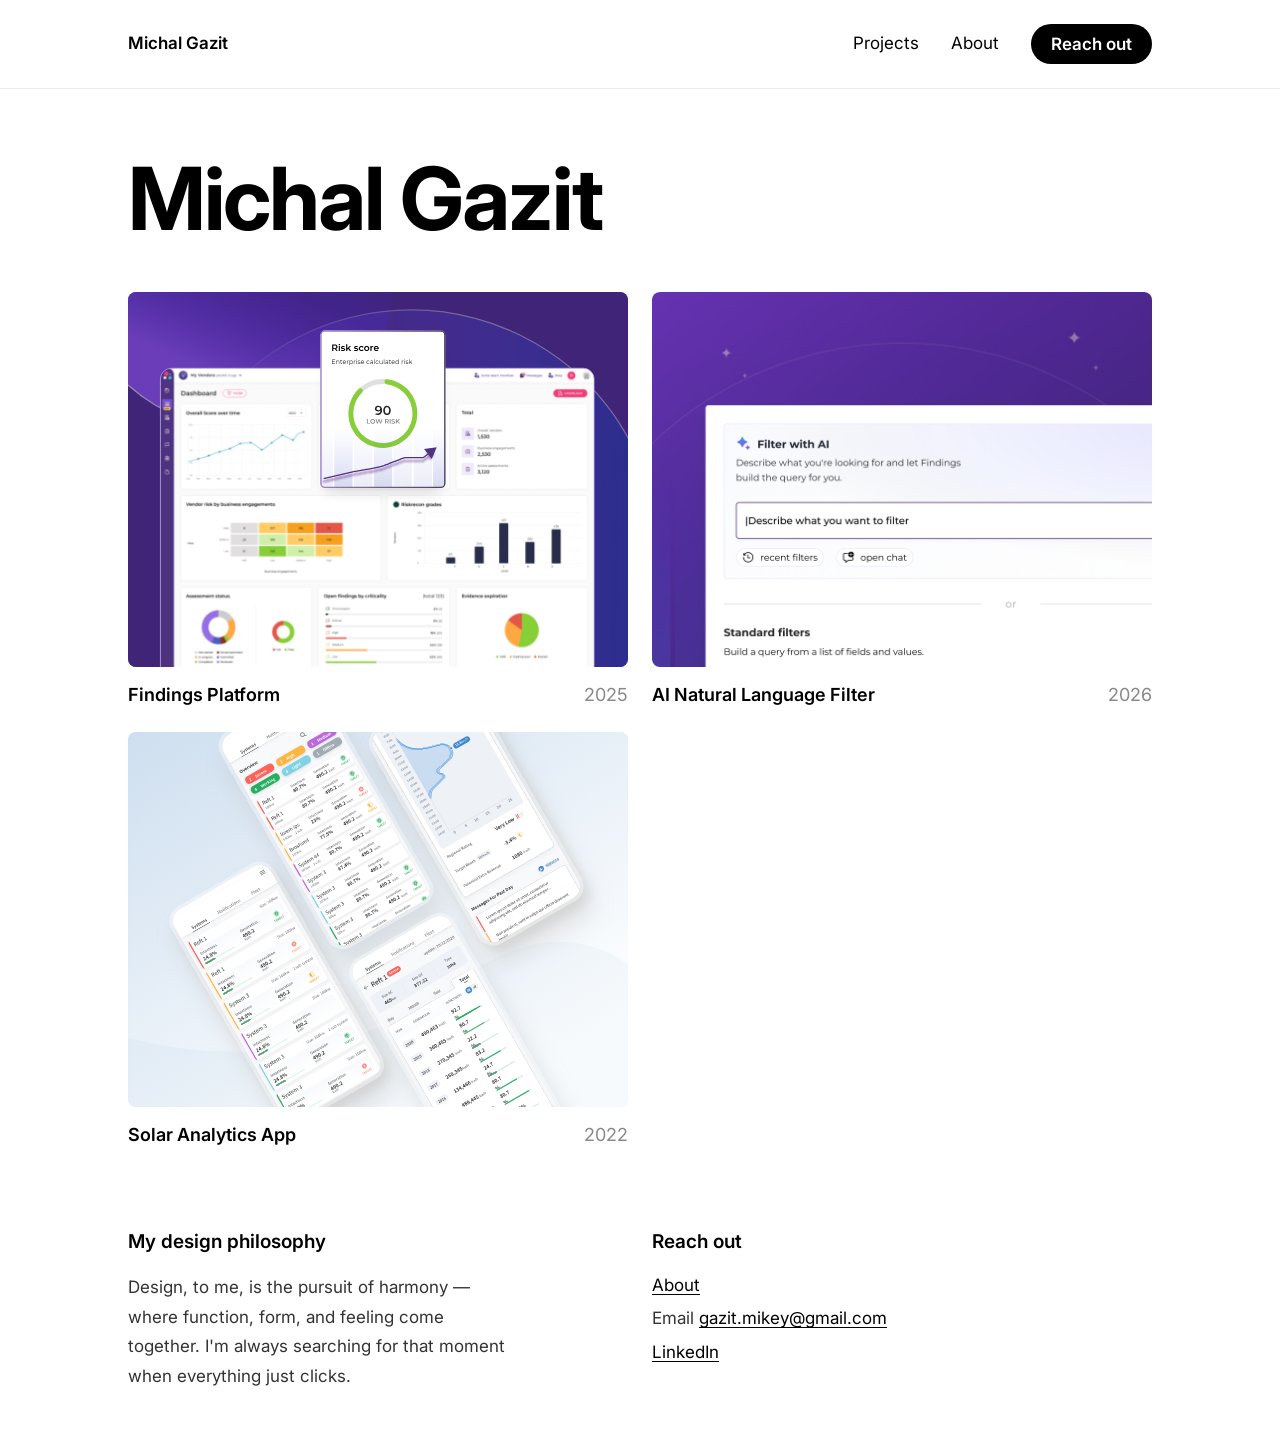
<file: index.html>
<!DOCTYPE html>
<html lang="en">
<head>
  <meta charset="UTF-8" />
  <!-- This makes the site look correct on phones, not zoomed out -->
  <meta name="viewport" content="width=device-width, initial-scale=1.0" />
  <title>Michal Gazit — Product Designer</title>

  <!-- Google Fonts: Inter is a clean, modern sans-serif — great for UI portfolios -->
  <link rel="preconnect" href="https://fonts.googleapis.com" />
  <link rel="preconnect" href="https://fonts.gstatic.com" crossorigin />
  <link href="https://fonts.googleapis.com/css2?family=Inter:wght@400;600;700&display=swap" rel="stylesheet" />

  <!-- Link to our stylesheet -->
  <link rel="stylesheet" href="style.css" />
</head>
<body>

  <!-- NAV BAR (same as case study pages) -->
  <nav class="navbar">
    <a href="index.html" class="nav-logo">Michal Gazit</a>
    <div class="nav-links">
      <a href="index.html" class="nav-page-link">Projects</a>
      <a href="about.html" class="nav-page-link">About</a>
      <button class="hire-btn" onclick="openModal()">Reach out</button>
      <button class="nav-hamburger" id="navHamburger" onclick="toggleMenu()" aria-label="Menu">
        <span></span><span></span><span></span>
      </button>
    </div>
  </nav>
  <div class="nav-dropdown" id="navDropdown">
    <a href="index.html">Projects</a>
    <a href="about.html">About</a>
  </div>

  <!-- MAIN WRAPPER: keeps content centered with padding on the sides -->
  <main class="container">

    <!-- ===================== -->
    <!-- HERO: Your name, large -->
    <!-- ===================== -->
    <h1 class="name">Michal Gazit</h1>

    <!-- ===================== -->
    <!-- PROJECT GRID           -->
    <!-- ===================== -->
    <section class="projects">

      <!-- Project Card 1: Findings Platform -->
      <article class="project-card">
        <!-- Clicking the card will go to the case study page (we'll build that next) -->
        <a href="findings.html">
          <!-- The colored box that holds the project screenshot -->
          <div class="project-image findings-bg">
            <img src="images/findings-cover.svg" alt="Findings Platform preview" />
          </div>
          <!-- Name + Year row below the image -->
          <div class="project-meta">
            <span class="project-name">Findings Platform</span>
            <span class="project-year">2025</span>
          </div>
        </a>
      </article>

      <!-- Project Card 2: AI Natural Language Filter -->
      <article class="project-card">
        <a href="ai-filter.html">
          <!-- Cover image (4:3, exported at 1.5x). The "×" in the file name is written %C3%97 in the web address.
               The purple background stays behind it as a fallback while the image loads. -->
          <div class="project-image" style="background-color: #EDE9FF;">
            <img src="images/nl%20filter/672%20%C3%97%20506%20nl%20filter%20cover%20image.png" alt="AI Natural Language Filter preview" />
          </div>
          <div class="project-meta">
            <span class="project-name">AI Natural Language Filter</span>
            <span class="project-year">2026</span>
          </div>
        </a>
      </article>

      <!-- Project Card 3: Solar Analytics App -->
      <article class="project-card">
        <a href="solar.html">
          <!-- Different background color for this project -->
          <div class="project-image solar-bg">
            <img src="images/solar-cover.svg" alt="Solar Analytics App preview" />
          </div>
          <div class="project-meta">
            <span class="project-name">Solar Analytics App</span>
            <span class="project-year">2022</span>
          </div>
        </a>
      </article>

    </section>
    <!-- end .projects -->


    <!-- ========================== -->
    <!-- BOTTOM: Philosophy + Links -->
    <!-- ========================== -->
    <section class="bottom-section">

      <!-- Left column: design philosophy text -->
      <div class="philosophy">
        <h2>My design philosophy</h2>
        <p>
          Design, to me, is the pursuit of harmony — where
          function, form, and feeling come together. I'm always
          searching for that moment when everything just clicks.
        </p>
      </div>

      <!-- Right column: contact links -->
      <div class="reach-out">
        <h2>Reach out</h2>
        <ul>
          <li><a href="about.html">About</a></li>
          <li>
            Email <a href="#" onclick="openModal(); return false;">gazit.mikey@gmail.com</a>
          </li>
          <li><a href="https://www.linkedin.com/in/michal-gazit-shprung-039a4473/" target="_blank">LinkedIn</a></li>
        </ul>
      </div>

    </section>
    <!-- end .bottom-section -->

  </main>
  <!-- end .container -->


  <!-- REACH OUT MODAL (same as findings.html) -->
  <div class="modal-overlay" id="modalOverlay" onclick="closeModal()">
    <div class="modal-card" onclick="event.stopPropagation()">
      <button class="modal-close" onclick="closeModal()">×</button>
      <h2 class="modal-title">Reach out</h2>
      <p class="modal-subtitle">I'd love to hear from you. I'll get back to you as soon as possible.</p>
      <form id="contactForm" action="https://formspree.io/f/xkoqwznd" method="POST">
        <div class="form-group">
          <label for="name">Name</label>
          <input type="text" id="name" name="name" placeholder="Your name" required />
        </div>
        <div class="form-group">
          <label for="email">Email</label>
          <input type="email" id="email" name="email" placeholder="your@email.com" required />
        </div>
        <div class="form-group">
          <label for="message">Message</label>
          <textarea id="message" name="message" placeholder="Tell me about your project..." rows="5" required></textarea>
        </div>
        <button type="submit" class="form-submit">Send message</button>
      </form>
      <div class="form-success" id="formSuccess">
        <p>Thanks for reaching out! I'll be in touch soon.</p>
      </div>
    </div>
  </div>

  <script>
    function toggleMenu() {
      document.getElementById('navDropdown').classList.toggle('active');
    }
    document.addEventListener('click', function(e) {
      const dropdown = document.getElementById('navDropdown');
      const hamburger = document.getElementById('navHamburger');
      if (dropdown && !dropdown.contains(e.target) && !hamburger.contains(e.target)) {
        dropdown.classList.remove('active');
      }
    });

    function openModal() {
      document.getElementById('modalOverlay').classList.add('active');
      document.body.style.overflow = 'hidden';
    }
    function closeModal() {
      document.getElementById('modalOverlay').classList.remove('active');
      document.body.style.overflow = '';
    }
    document.getElementById('contactForm').addEventListener('submit', async function(e) {
      e.preventDefault();
      const form = e.target;
      const data = new FormData(form);
      try {
        const response = await fetch(form.action, {
          method: 'POST',
          body: data,
          headers: { 'Accept': 'application/json' }
        });
        if (response.ok) {
          form.style.display = 'none';
          document.getElementById('formSuccess').style.display = 'block';
        } else {
          alert('Something went wrong. Please try emailing me directly at gazit.mikey@gmail.com');
        }
      } catch (error) {
        alert('Something went wrong. Please try emailing me directly at gazit.mikey@gmail.com');
      }
    });
  </script>

</body>
</html>
</file>
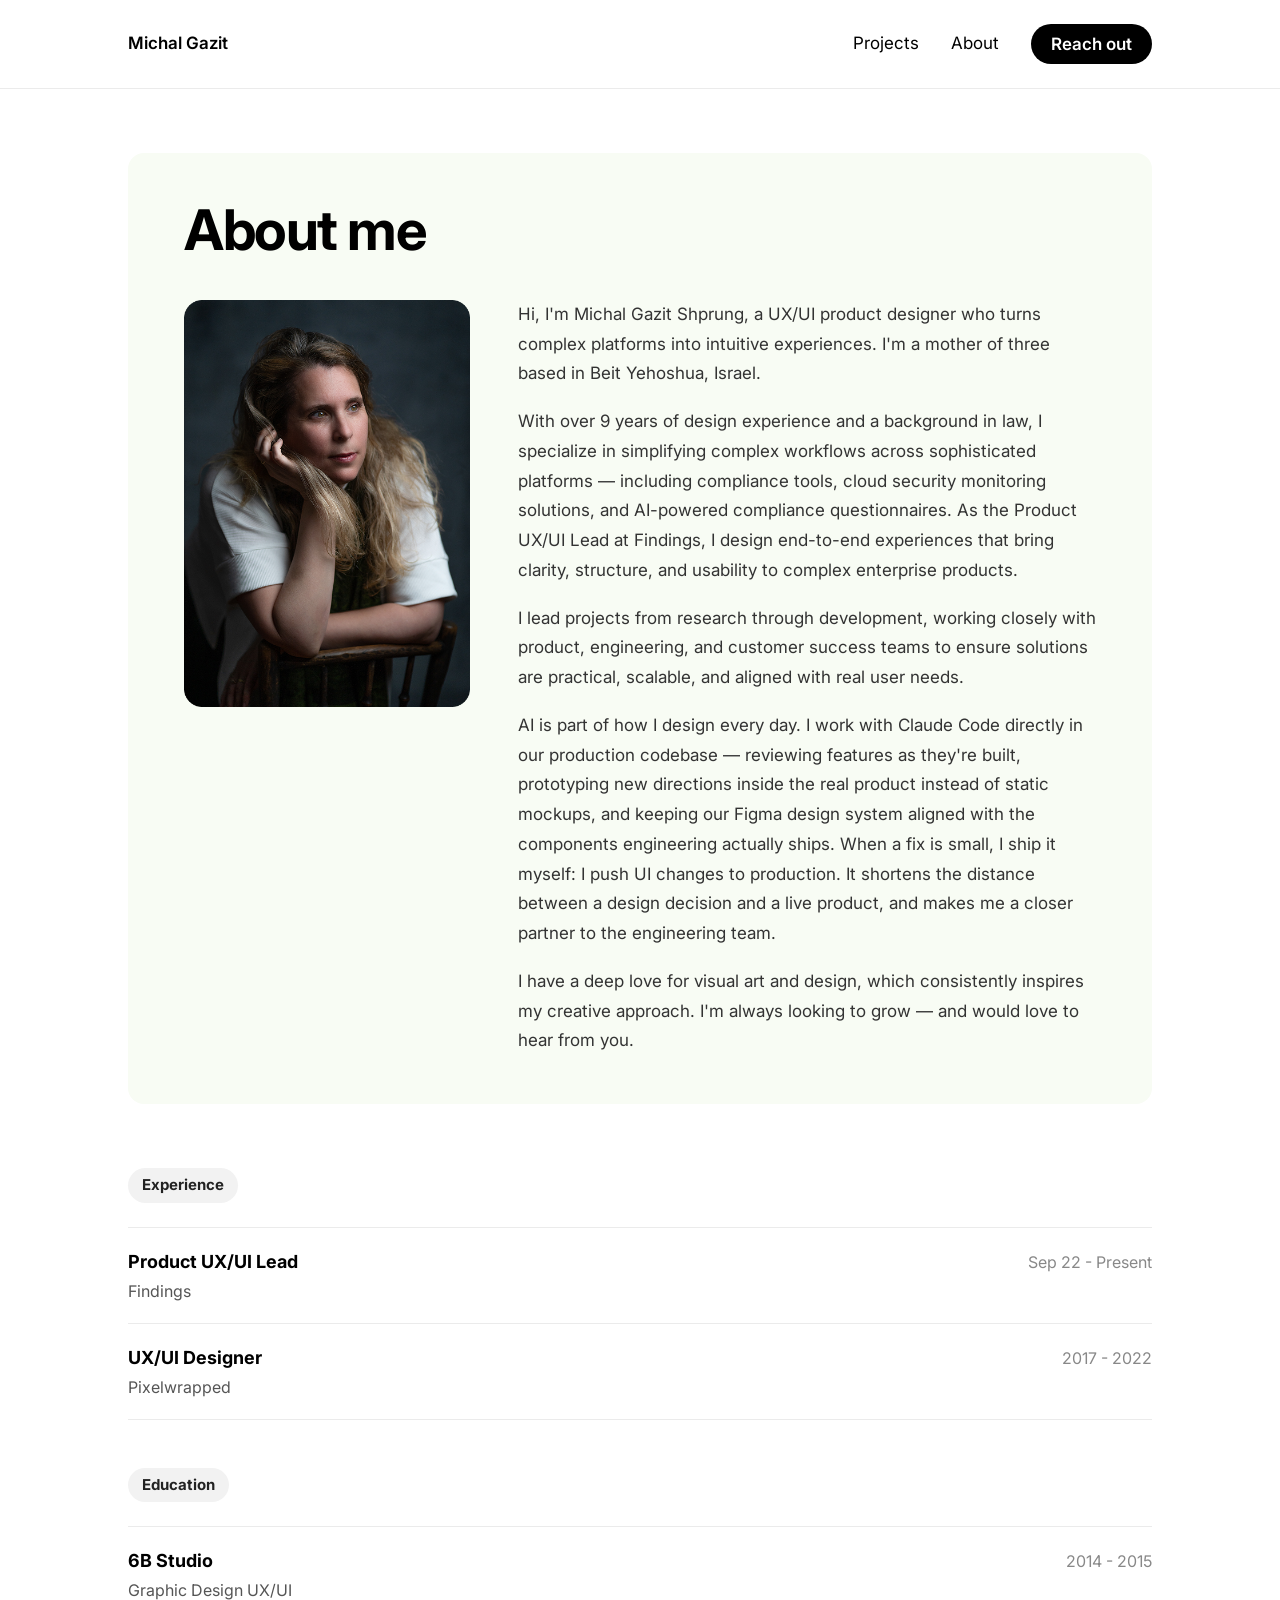
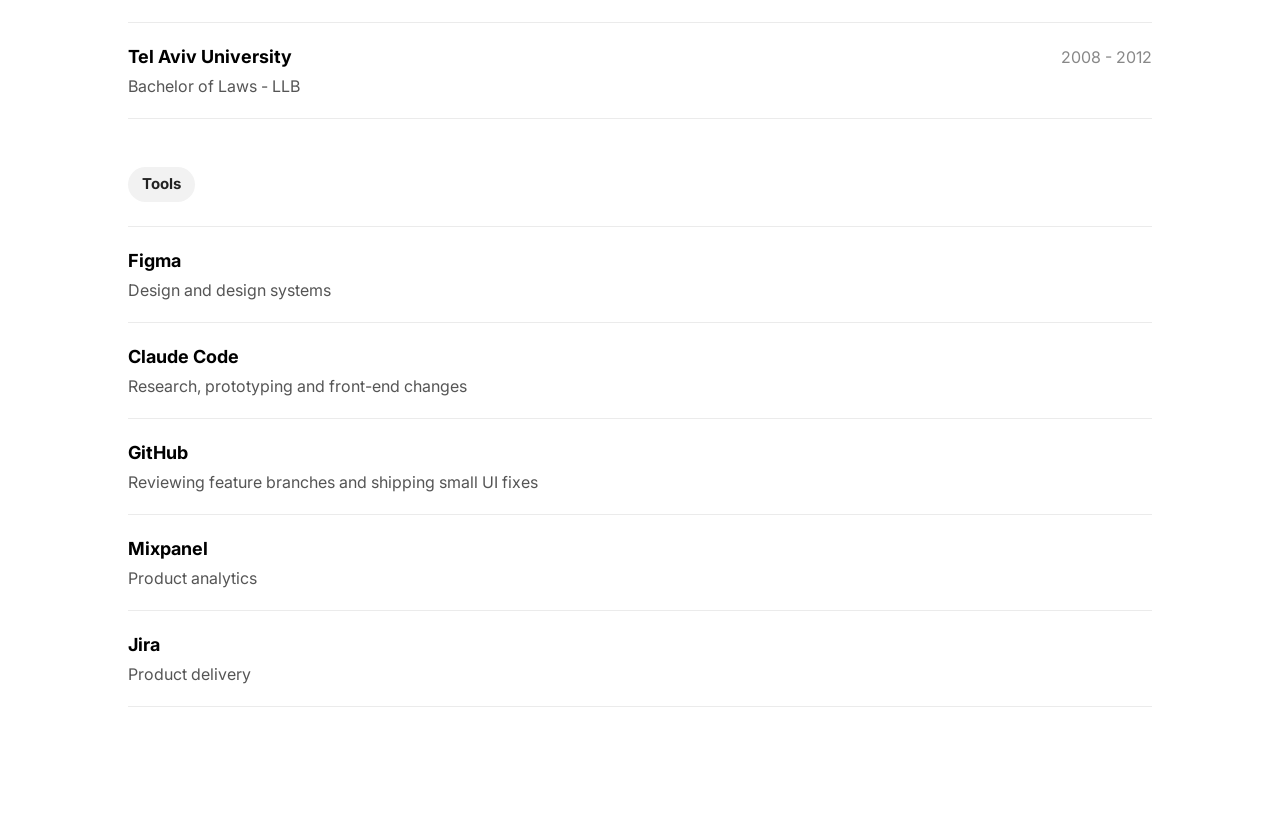
<file: about.html>
<!DOCTYPE html>
<html lang="en">
<head>
  <meta charset="UTF-8" />
  <meta name="viewport" content="width=device-width, initial-scale=1.0" />
  <title>About — Michal Gazit</title>
  <link rel="preconnect" href="https://fonts.googleapis.com" />
  <link rel="preconnect" href="https://fonts.gstatic.com" crossorigin />
  <link href="https://fonts.googleapis.com/css2?family=Inter:wght@400;600;700&display=swap" rel="stylesheet" />
  <link rel="stylesheet" href="style.css" />
</head>
<body>

  <!-- NAV BAR -->
  <nav class="navbar">
    <a href="index.html" class="nav-logo">Michal Gazit</a>
    <div class="nav-links">
      <a href="index.html" class="nav-page-link">Projects</a>
      <a href="about.html" class="nav-page-link">About</a>
      <button class="hire-btn" onclick="openModal()">Reach out</button>
      <button class="nav-hamburger" id="navHamburger" onclick="toggleMenu()" aria-label="Menu">
        <span></span><span></span><span></span>
      </button>
    </div>
  </nav>
  <div class="nav-dropdown" id="navDropdown">
    <a href="index.html">Projects</a>
    <a href="about.html">About</a>
  </div>

  <main class="container">

    <!-- ===================== -->
    <!-- ABOUT CARD             -->
    <!-- ===================== -->
    <div class="about-card">
      <h1 class="about-title">About me</h1>
      <div class="about-grid">

        <!-- Left: photo -->
        <div class="about-photo">
          <img src="images/photo.png" alt="Michal Gazit" />
        </div>

        <!-- Right: bio text -->
        <div class="about-text">
          <p>Hi, I'm Michal Gazit Shprung, a UX/UI product designer who turns complex platforms into intuitive experiences. I'm a mother of three based in Beit Yehoshua, Israel.</p>
          <p>With over 9 years of design experience and a background in law, I specialize in simplifying complex workflows across sophisticated platforms — including compliance tools, cloud security monitoring solutions, and AI-powered compliance questionnaires. As the Product UX/UI Lead at Findings, I design end-to-end experiences that bring clarity, structure, and usability to complex enterprise products.</p>
          <p>I lead projects from research through development, working closely with product, engineering, and customer success teams to ensure solutions are practical, scalable, and aligned with real user needs.</p>
          <!-- AI paragraph: specific, real examples of how I work with code today -->
          <p>AI is part of how I design every day. I work with Claude Code directly in our production codebase — reviewing features as they're built, prototyping new directions inside the real product instead of static mockups, and keeping our Figma design system aligned with the components engineering actually ships. When a fix is small, I ship it myself: I push UI changes to production. It shortens the distance between a design decision and a live product, and makes me a closer partner to the engineering team.</p>
          <p>I have a deep love for visual art and design, which consistently inspires my creative approach. I'm always looking to grow — and would love to hear from you.</p>
        </div>

      </div>
    </div>


    <!-- ===================== -->
    <!-- EXPERIENCE             -->
    <!-- ===================== -->
    <section class="cv-section">
      <span class="section-tag">Experience</span>
      <div class="cv-list">
        <div class="cv-item">
          <div>
            <div class="cv-item-title">Product UX/UI Lead</div>
            <div class="cv-item-subtitle">Findings</div>
          </div>
          <div class="cv-item-date">Sep 22 - Present</div>
        </div>
        <div class="cv-item">
          <div>
            <div class="cv-item-title">UX/UI Designer</div>
            <div class="cv-item-subtitle">Pixelwrapped</div>
          </div>
          <div class="cv-item-date">2017 - 2022</div>
        </div>
      </div>
    </section>


    <!-- ===================== -->
    <!-- EDUCATION              -->
    <!-- ===================== -->
    <section class="cv-section">
      <span class="section-tag">Education</span>
      <div class="cv-list">
        <div class="cv-item">
          <div>
            <div class="cv-item-title">6B Studio</div>
            <div class="cv-item-subtitle">Graphic Design UX/UI</div>
          </div>
          <div class="cv-item-date">2014 - 2015</div>
        </div>
        <div class="cv-item">
          <div>
            <div class="cv-item-title">Tel Aviv University</div>
            <div class="cv-item-subtitle">Bachelor of Laws - LLB</div>
          </div>
          <div class="cv-item-date">2008 - 2012</div>
        </div>
      </div>
    </section>


    <!-- ===================== -->
    <!-- TOOLS                  -->
    <!-- Same row style as Experience / Education: tool name in bold, what I use it for below -->
    <!-- ===================== -->
    <section class="cv-section">
      <span class="section-tag">Tools</span>
      <div class="cv-list">
        <div class="cv-item">
          <div>
            <div class="cv-item-title">Figma</div>
            <div class="cv-item-subtitle">Design and design systems</div>
          </div>
        </div>
        <div class="cv-item">
          <div>
            <div class="cv-item-title">Claude Code</div>
            <div class="cv-item-subtitle">Research, prototyping and front-end changes</div>
          </div>
        </div>
        <div class="cv-item">
          <div>
            <div class="cv-item-title">GitHub</div>
            <div class="cv-item-subtitle">Reviewing feature branches and shipping small UI fixes</div>
          </div>
        </div>
        <div class="cv-item">
          <div>
            <div class="cv-item-title">Mixpanel</div>
            <div class="cv-item-subtitle">Product analytics</div>
          </div>
        </div>
        <div class="cv-item">
          <div>
            <div class="cv-item-title">Jira</div>
            <div class="cv-item-subtitle">Product delivery</div>
          </div>
        </div>
      </div>
    </section>

  </main>


  <!-- ===================== -->
  <!-- REACH OUT MODAL        -->
  <!-- ===================== -->
  <div class="modal-overlay" id="modalOverlay" onclick="closeModal()">
    <div class="modal-card" onclick="event.stopPropagation()">
      <button class="modal-close" onclick="closeModal()">×</button>
      <h2 class="modal-title">Reach out</h2>
      <p class="modal-subtitle">I'd love to hear from you. I'll get back to you as soon as possible.</p>
      <form id="contactForm" action="https://formspree.io/f/xkoqwznd" method="POST">
        <div class="form-group">
          <label for="name">Name</label>
          <input type="text" id="name" name="name" placeholder="Your name" required />
        </div>
        <div class="form-group">
          <label for="email">Email</label>
          <input type="email" id="email" name="email" placeholder="your@email.com" required />
        </div>
        <div class="form-group">
          <label for="message">Message</label>
          <textarea id="message" name="message" placeholder="Tell me about your project..." rows="5" required></textarea>
        </div>
        <button type="submit" class="form-submit">Send message</button>
      </form>
      <div class="form-success" id="formSuccess">
        <p>Thanks for reaching out! I'll be in touch soon.</p>
      </div>
    </div>
  </div>

  <script>
    function toggleMenu() {
      document.getElementById('navDropdown').classList.toggle('active');
    }
    document.addEventListener('click', function(e) {
      const dropdown = document.getElementById('navDropdown');
      const hamburger = document.getElementById('navHamburger');
      if (dropdown && !dropdown.contains(e.target) && !hamburger.contains(e.target)) {
        dropdown.classList.remove('active');
      }
    });

    function openModal() {
      document.getElementById('modalOverlay').classList.add('active');
      document.body.style.overflow = 'hidden';
    }
    function closeModal() {
      document.getElementById('modalOverlay').classList.remove('active');
      document.body.style.overflow = '';
    }
    document.getElementById('contactForm').addEventListener('submit', async function(e) {
      e.preventDefault();
      const form = e.target;
      const data = new FormData(form);
      try {
        const response = await fetch(form.action, {
          method: 'POST',
          body: data,
          headers: { 'Accept': 'application/json' }
        });
        if (response.ok) {
          form.style.display = 'none';
          document.getElementById('formSuccess').style.display = 'block';
        } else {
          alert('Something went wrong. Please try emailing me directly at gazit.mikey@gmail.com');
        }
      } catch (error) {
        alert('Something went wrong. Please try emailing me directly at gazit.mikey@gmail.com');
      }
    });
  </script>

</body>
</html>
</file>
<file: style.css>
/* ============================================================
   RESET & BASE
   ============================================================ */

/* ============================================================
   HOW THIS FILE IS ORGANIZED:
   1. Reset & Base
   2. Home Page
   3. Nav Bar
   4. Case Study Page
   5. Reach Out Modal
   ============================================================ */

*, *::before, *::after {
  box-sizing: border-box;
  margin: 0;
  padding: 0;
}

body {
  font-family: 'Inter', sans-serif;
  background-color: #ffffff;
  color: #000000;
  line-height: 1.5;
  -webkit-font-smoothing: antialiased;
}


/* ============================================================
   2. HOME PAGE
   ============================================================ */

.container {
  max-width: 1600px;
  margin: 0 auto;
  padding: 64px 128px;
}

.name {
  font-size: 87px;           /* scaled from 77px */
  font-weight: 700;
  letter-spacing: -2px;
  margin-bottom: 48px;
  line-height: 1.05;
}

.projects {
  display: grid;
  grid-template-columns: 1fr 1fr;
  gap: 24px;
  margin-bottom: 80px;
}

.project-card a {
  text-decoration: none;
  color: inherit;
  display: block;
}

.project-card a:hover .project-image {
  opacity: 0.9;
  transition: opacity 0.2s ease;
}

.project-image {
  width: 100%;
  aspect-ratio: 4 / 3;
  border-radius: 8px;
  overflow: hidden;
  margin-bottom: 14px;
  display: flex;
  align-items: center;
  justify-content: center;
}

.project-image img {
  width: 100%;
  height: 100%;
  object-fit: cover;
}

.findings-bg {
  background-color: #7B6CF6;
}

.solar-bg {
  background-color: #EDEDED;
}

.project-meta {
  display: flex;
  justify-content: space-between;
  align-items: center;
}

.project-name {
  font-size: 18px;           /* scaled from 16px */
  font-weight: 600;
}

.project-year {
  font-size: 18px;           /* scaled from 16px */
  font-weight: 400;
  color: #888888;
}

.bottom-section {
  display: grid;
  grid-template-columns: 1fr 1fr;
  gap: 24px;
}

.philosophy h2,
.reach-out h2 {
  font-size: 19px;           /* scaled from 17px */
  font-weight: 600;
  margin-bottom: 16px;
}

.philosophy p {
  font-size: 17px;           /* scaled from 15px */
  line-height: 1.75;
  color: #333333;
  max-width: 380px;
}

.reach-out ul {
  list-style: none;
}

.reach-out ul li {
  font-size: 17px;           /* scaled from 15px */
  margin-bottom: 8px;
  color: #333333;
}

.reach-out ul li a {
  color: #000000;
  text-decoration: underline;
  text-underline-offset: 3px;
}

.reach-out ul li a:hover {
  opacity: 0.6;
  transition: opacity 0.2s ease;
}


/* ============================================================
   RESPONSIVE — LARGE SCREENS (min 1600px)
   Removes the max-width cap and reduces padding so content
   fills the full screen width with just 64px breathing room
   ============================================================ */
@media (min-width: 1440px) {
  .cs-container {
    max-width: 100%;
    padding: 64px 64px;
  }
}


/* ============================================================
   RESPONSIVE — HOME TABLET (max 768px)
   ============================================================ */
@media (max-width: 768px) {
  .container {
    padding: 48px 40px;
  }
  .name {
    font-size: 63px;           /* scaled from 56px */
    letter-spacing: -1.5px;
  }
}

/* ============================================================
   RESPONSIVE — HOME MOBILE (max 500px)
   ============================================================ */
@media (max-width: 500px) {
  .container {
    padding: 40px 24px;
  }
  .name {
    font-size: 48px;           /* scaled from 43px */
    letter-spacing: -1px;
    margin-bottom: 32px;
  }
  .projects {
    grid-template-columns: 1fr;
    margin-bottom: 56px;
  }
  .bottom-section {
    grid-template-columns: 1fr;
    gap: 40px;
  }
}


/* ============================================================
   3. NAV BAR
   ============================================================ */

.navbar {
  display: flex;
  justify-content: space-between;
  align-items: center;
  padding: 24px 128px;          /* matches container side padding */
  border-bottom: 1px solid #EBEBEB;
}

.nav-logo {
  font-size: 17px;           /* scaled from 15px */
  font-weight: 600;
  color: #000;
  text-decoration: none;
}

.nav-links {
  display: flex;
  align-items: center;
  gap: 32px;
}

.nav-links a {
  font-size: 17px;           /* scaled from 15px */
  color: #000;
  text-decoration: none;
}

.nav-links a:hover {
  opacity: 0.5;
  transition: opacity 0.2s ease;
}

.hire-btn {
  font-family: 'Inter', sans-serif;
  font-size: 17px;           /* scaled from 15px */
  font-weight: 600;
  color: #ffffff;
  background-color: #000000;
  border: none;
  border-radius: 999px;
  padding: 10px 20px;
  cursor: pointer;
  transition: opacity 0.2s ease;
}

.hire-btn:hover {
  opacity: 0.75;
}


/* ============================================================
   4. CASE STUDY PAGE
   ============================================================ */

.cs-container {
  max-width: 1600px;
  margin: 0 auto;
  padding: 64px 128px;
}

.cs-hero {
  margin-bottom: 24px;
}

/* Overall project explanation — sits between title and metadata */
.cs-intro {
  font-size: 18px;
  line-height: 1.75;
  color: #333333;
  margin-bottom: 48px;
}

.cs-title {
  font-size: 96px;           /* 77px × 1.25 */
  font-weight: 700;
  letter-spacing: -2px;
  line-height: 1.05;
}

.cs-hero-image {
  width: 100%;
  margin-bottom: 56px;
}

/* The actual image — fills full width, height adjusts naturally to the image proportions */
.cs-hero-image img {
  width: 100%;
  height: auto;
  border-radius: 12px;
  display: block;             /* removes small gap below image */
}

.cs-meta-row {
  display: grid;
  grid-template-columns: 1fr 1fr 1fr;
  gap: 0;
  border-top: 1px solid #EBEBEB;
  padding-top: 32px;
  margin-bottom: 72px;
}

.cs-meta-col {
  padding: 0 32px;
  border-left: 1px solid #EBEBEB;
}

.cs-meta-col:first-child {
  padding-left: 0;
  border-left: none;
}

.meta-label {
  font-size: 20px;
  font-weight: 700;
  color: #000000;
  margin-bottom: 12px;
}

.cs-meta-col p {
  font-size: 17px;           /* scaled from 15px */
  color: #333333;
  line-height: 1.8;
}

.cs-section {
  display: grid;
  grid-template-columns: 220px 1fr;
  gap: 40px;
  margin-bottom: 64px;
  padding-top: 40px;
  border-top: 1px solid #EBEBEB;
}

.cs-label {
  padding-top: 4px;
}

.section-tag {
  display: inline-block;
  font-size: 15px;           /* scaled from 13px */
  font-weight: 700;
  color: #222222;
  background-color: #F2F2F2;
  border-radius: 999px;
  padding: 6px 14px;
  white-space: nowrap;
}

/* Larger text for the intro/role section only */
.cs-section--intro .cs-content p {
  font-size: 20px;           /* scaled from 18px */
}

.cs-content p {
  font-size: 18px;           /* scaled from 16px — this is the new body size */
  line-height: 1.75;
  color: #333333;
  margin-bottom: 24px;
}

.user-groups {
  display: grid;
  grid-template-columns: 1fr 1fr;
  gap: 16px;
  margin-top: 8px;
}

.user-group-card {
  background-color: #F7F7F7;
  border-radius: 10px;
  padding: 24px;
}

.user-group-card h4 {
  font-size: 17px;           /* scaled from 15px */
  font-weight: 600;
  margin-bottom: 16px;
}

.user-group-card ul {
  list-style: disc;
  padding-left: 18px;
}

.user-group-card ul li {
  font-size: 17px;           /* scaled from 15px */
  line-height: 1.7;
  color: #333333;
  margin-bottom: 12px;
}

.solutions-list {
  list-style: none;
  margin-top: 8px;
}

.solutions-list li {
  display: flex;
  gap: 14px;
  margin-bottom: 28px;
}

.check {
  font-size: 18px;           /* scaled from 16px */
  font-weight: 700;
  color: #000;
  flex-shrink: 0;
  margin-top: 2px;
}

.solutions-list li strong {
  font-size: 18px;           /* scaled from 16px */
  display: block;
  margin-bottom: 6px;
}

.solutions-list li p {
  font-size: 17px;           /* scaled from 15px */
  line-height: 1.7;
  color: #555555;
  margin: 0;
}

/* Full-width image containers */
.cs-full-img {
  margin-bottom: 64px;
}

.cs-full-img-pair {
  display: grid;
  grid-template-columns: 1fr 1fr;
  gap: 16px;
  margin-bottom: 64px;
}

/* Three images side by side */
.cs-full-img-trio {
  display: grid;
  grid-template-columns: 1fr 1fr 1fr;
  gap: 16px;
  margin-bottom: 64px;
}

/* Four images side by side */
.cs-full-img-quad {
  display: grid;
  grid-template-columns: 1fr 1fr 1fr 1fr;
  gap: 16px;
  margin-bottom: 64px;
}

.cs-full-img-quad img {
  width: 100%;
  height: 100%;
  object-fit: cover;
  border-radius: 12px;
  display: block;
}

.cs-img-placeholder {
  width: 100%;
  height: 480px;
  background-color: #F2F2F2;
  border-radius: 12px;
}

.cs-full-img img,
.cs-full-img-pair img {
  width: 100%;
  height: 100%;
  object-fit: cover;
  border-radius: 12px;
  display: block;
}

.cs-result {
  background-color: #F7F7F7;
  border-radius: 10px;
  padding: 20px 24px;
  font-size: 17px;           /* scaled from 15px */
  line-height: 1.7;
  color: #333333;
}

.cs-result strong {
  color: #000;
}

/* Zoom cursor on lightbox images */
.glightbox img {
  cursor: zoom-in;
}


/* More Works section */
.cs-more-works {
  padding-top: 40px;
  border-top: 1px solid #EBEBEB;
  margin-top: 20px;
  margin-bottom: 48px;
}

/* Header: title left-aligned */
.cs-more-works-header {
  margin-bottom: 28px;
}

.cs-more-works-title {
  font-size: 35px;
  font-weight: 700;
  letter-spacing: -1px;
  line-height: 1.05;
}

/* Each project row */
.cs-more-works-item {
  display: flex;
  align-items: center;
  padding: 20px 0;
  border-top: 1px solid #EBEBEB;
  border-bottom: 1px solid #EBEBEB;
  text-decoration: none;
  color: inherit;
  transition: opacity 0.2s ease;
}

.cs-more-works-item:hover {
  opacity: 0.6;
}

.cs-more-works-num {
  font-size: 13px;
  font-weight: 700;
  color: #CCCCCC;
  width: 80px;
  flex-shrink: 0;
}

.cs-more-works-name {
  font-size: 17px;
  font-weight: 600;
  color: #888888;
  flex: 1;
}

.cs-more-works-link {
  font-size: 13px;
  font-weight: 600;
  color: #000000;
}

/* Mobile */
@media (max-width: 500px) {
  .cs-more-works-title {
    font-size: 26px;
  }
  .cs-more-works-num {
    width: 48px;
    font-size: 12px;
  }
  .cs-more-works-name {
    font-size: 15px;
  }
  .cs-more-works-link {
    font-size: 12px;
  }
}


/* Conclusion section — larger text, same as intro */
.cs-section--conclusion .cs-content p {
  font-size: 20px;           /* same as intro section */
  line-height: 1.8;
  color: #333333;
}


/* ============================================================
   RESPONSIVE — CASE STUDY TABLET (max 768px)
   ============================================================ */
@media (max-width: 768px) {
  .navbar {
    padding: 20px 40px;
  }
  .cs-container {
    padding: 48px 48px;
  }
  .cs-title {
    font-size: 57px;           /* scaled from 51px */
  }
  .cs-hero-image {
    height: 320px;
  }
  .cs-section {
    grid-template-columns: 1fr;
    gap: 16px;
  }
  .cs-meta-row {
    grid-template-columns: 1fr;
    gap: 24px;
  }
  .cs-meta-col {
    padding-left: 0;
    border-left: none;
    border-top: 1px solid #EBEBEB;
    padding-top: 24px;
  }
  .cs-meta-col:first-child {
    border-top: none;
    padding-top: 0;
  }
}

/* Hamburger button — hidden on desktop, shown on mobile */
.nav-hamburger {
  display: none;
  flex-direction: column;
  gap: 5px;
  background: none;
  border: none;
  cursor: pointer;
  padding: 4px;
}

.nav-hamburger span {
  display: block;
  width: 20px;
  height: 2px;
  background-color: #000;
  border-radius: 2px;
}

/* Mobile dropdown menu — hidden by default */
.nav-dropdown {
  display: none;
  flex-direction: column;
  background: #fff;
  border-bottom: 1px solid #EBEBEB;
  padding: 0 24px;
}

.nav-dropdown.active {
  display: flex;
}

.nav-dropdown a {
  font-size: 18px;
  font-weight: 600;
  color: #000;
  text-decoration: none;
  padding: 18px 0;
  border-bottom: 1px solid #EBEBEB;
}

.nav-dropdown a:last-child {
  border-bottom: none;
}


/* ============================================================
   RESPONSIVE — CASE STUDY MOBILE (max 500px)
   ============================================================ */
@media (max-width: 500px) {
  .navbar {
    padding: 16px 24px;
  }
  .nav-links {
    gap: 12px;
  }
  /* Hide Projects & About from the main navbar on mobile */
  .nav-page-link {
    display: none;
  }
  /* Show hamburger on mobile */
  .nav-hamburger {
    display: flex;
  }
  /* Smaller Reach out button on mobile */
  .hire-btn {
    font-size: 14px;
    padding: 8px 14px;
  }
  .cs-container {
    padding: 40px 24px;
  }
  .cs-title {
    font-size: 43px;           /* scaled from 38px */
  }
  .cs-hero-image {
    height: 220px;
  }
  .user-groups {
    grid-template-columns: 1fr;
  }
}


/* ============================================================
   6. ABOUT PAGE
   ============================================================ */

/* Grey card that wraps the bio section */
.about-card {
  background-color: #F8FCF4;
  border-radius: 16px;
  padding: 48px 56px;
  margin-bottom: 64px;
}

.about-title {
  font-size: 56px;
  font-weight: 700;
  letter-spacing: -1.5px;
  line-height: 1.05;
  margin-bottom: 40px;
}

/* Two columns: photo on left, text on right */
.about-grid {
  display: grid;
  grid-template-columns: 286px 1fr;
  gap: 48px;
  align-items: start;
}

/* Photo container — portrait shape */
.about-photo {
  width: 286px;
}

.about-photo img {
  width: 100%;
  height: auto;
  border-radius: 12px;
  display: block;
}

/* Placeholder shown until a real photo is added */
.about-photo-placeholder {
  width: 286px;
  height: 377px;
  background-color: #DCDCDC;
  border-radius: 12px;
}

.about-text p {
  font-size: 17px;
  line-height: 1.75;
  color: #333333;
  margin-bottom: 18px;
}

.about-text p:last-child {
  margin-bottom: 0;
}

/* Experience & Education sections */
.cv-section {
  margin-bottom: 48px;
}

/* Line above the list, then each item has a line below */
.cv-list {
  margin-top: 24px;
  border-top: 1px solid #EBEBEB;
}

.cv-item {
  display: flex;
  justify-content: space-between;
  align-items: flex-start;
  padding: 20px 0;
  border-bottom: 1px solid #EBEBEB;
}

.cv-item-title {
  font-size: 18px;
  font-weight: 700;
  color: #000000;
  margin-bottom: 4px;
}

.cv-item-subtitle {
  font-size: 16px;
  font-weight: 400;
  color: #555555;
}

.cv-item-date {
  font-size: 16px;
  font-weight: 400;
  color: #888888;
  white-space: nowrap;
  padding-top: 2px;
}

/* Responsive — tablet */
@media (max-width: 768px) {
  .about-card {
    padding: 32px;
  }
  .about-grid {
    grid-template-columns: 1fr;
  }
  .about-photo,
  .about-photo-placeholder {
    width: 160px;
    height: 210px;
  }
}

/* Responsive — mobile */
@media (max-width: 500px) {
  .about-title {
    font-size: 40px;
  }
}


/* ============================================================
   5. REACH OUT MODAL
   ============================================================ */

.modal-overlay {
  display: none;
  position: fixed;
  inset: 0;
  background-color: rgba(0, 0, 0, 0.45);
  z-index: 1000;
  align-items: center;
  justify-content: center;
  padding: 24px;
}

.modal-overlay.active {
  display: flex;
}

.modal-card {
  background-color: #ffffff;
  border-radius: 16px;
  padding: 40px;
  width: 100%;
  max-width: 480px;
  position: relative;
  box-shadow: 0 24px 48px rgba(0, 0, 0, 0.12);
}

.modal-close {
  position: absolute;
  top: 20px;
  right: 24px;
  background: none;
  border: none;
  font-size: 24px;
  color: #999;
  cursor: pointer;
  line-height: 1;
  padding: 0;
}

.modal-close:hover {
  color: #000;
}

.modal-title {
  font-size: 29px;           /* scaled from 26px */
  font-weight: 700;
  margin-bottom: 8px;
}

.modal-subtitle {
  font-size: 17px;           /* scaled from 15px */
  color: #666;
  margin-bottom: 28px;
  line-height: 1.6;
}

.form-group {
  margin-bottom: 20px;
}

.form-group label {
  display: block;
  font-size: 16px;           /* scaled from 14px */
  font-weight: 600;
  margin-bottom: 6px;
  color: #000;
}

.form-group input,
.form-group textarea {
  width: 100%;
  font-family: 'Inter', sans-serif;
  font-size: 17px;           /* scaled from 15px */
  color: #000;
  background-color: #F7F7F7;
  border: 1px solid #E8E8E8;
  border-radius: 8px;
  padding: 12px 16px;
  outline: none;
  transition: border-color 0.2s ease;
  resize: none;
}

.form-group input:focus,
.form-group textarea:focus {
  border-color: #000;
  background-color: #fff;
}

.form-submit {
  width: 100%;
  font-family: 'Inter', sans-serif;
  font-size: 18px;           /* scaled from 16px */
  font-weight: 600;
  color: #fff;
  background-color: #000;
  border: none;
  border-radius: 999px;
  padding: 14px;
  cursor: pointer;
  margin-top: 8px;
  transition: opacity 0.2s ease;
}

.form-submit:hover {
  opacity: 0.75;
}

.form-success {
  display: none;
  text-align: center;
  padding: 24px 0;
}

.form-success p {
  font-size: 18px;           /* scaled from 16px */
  color: #333;
  line-height: 1.7;
}
</file>
